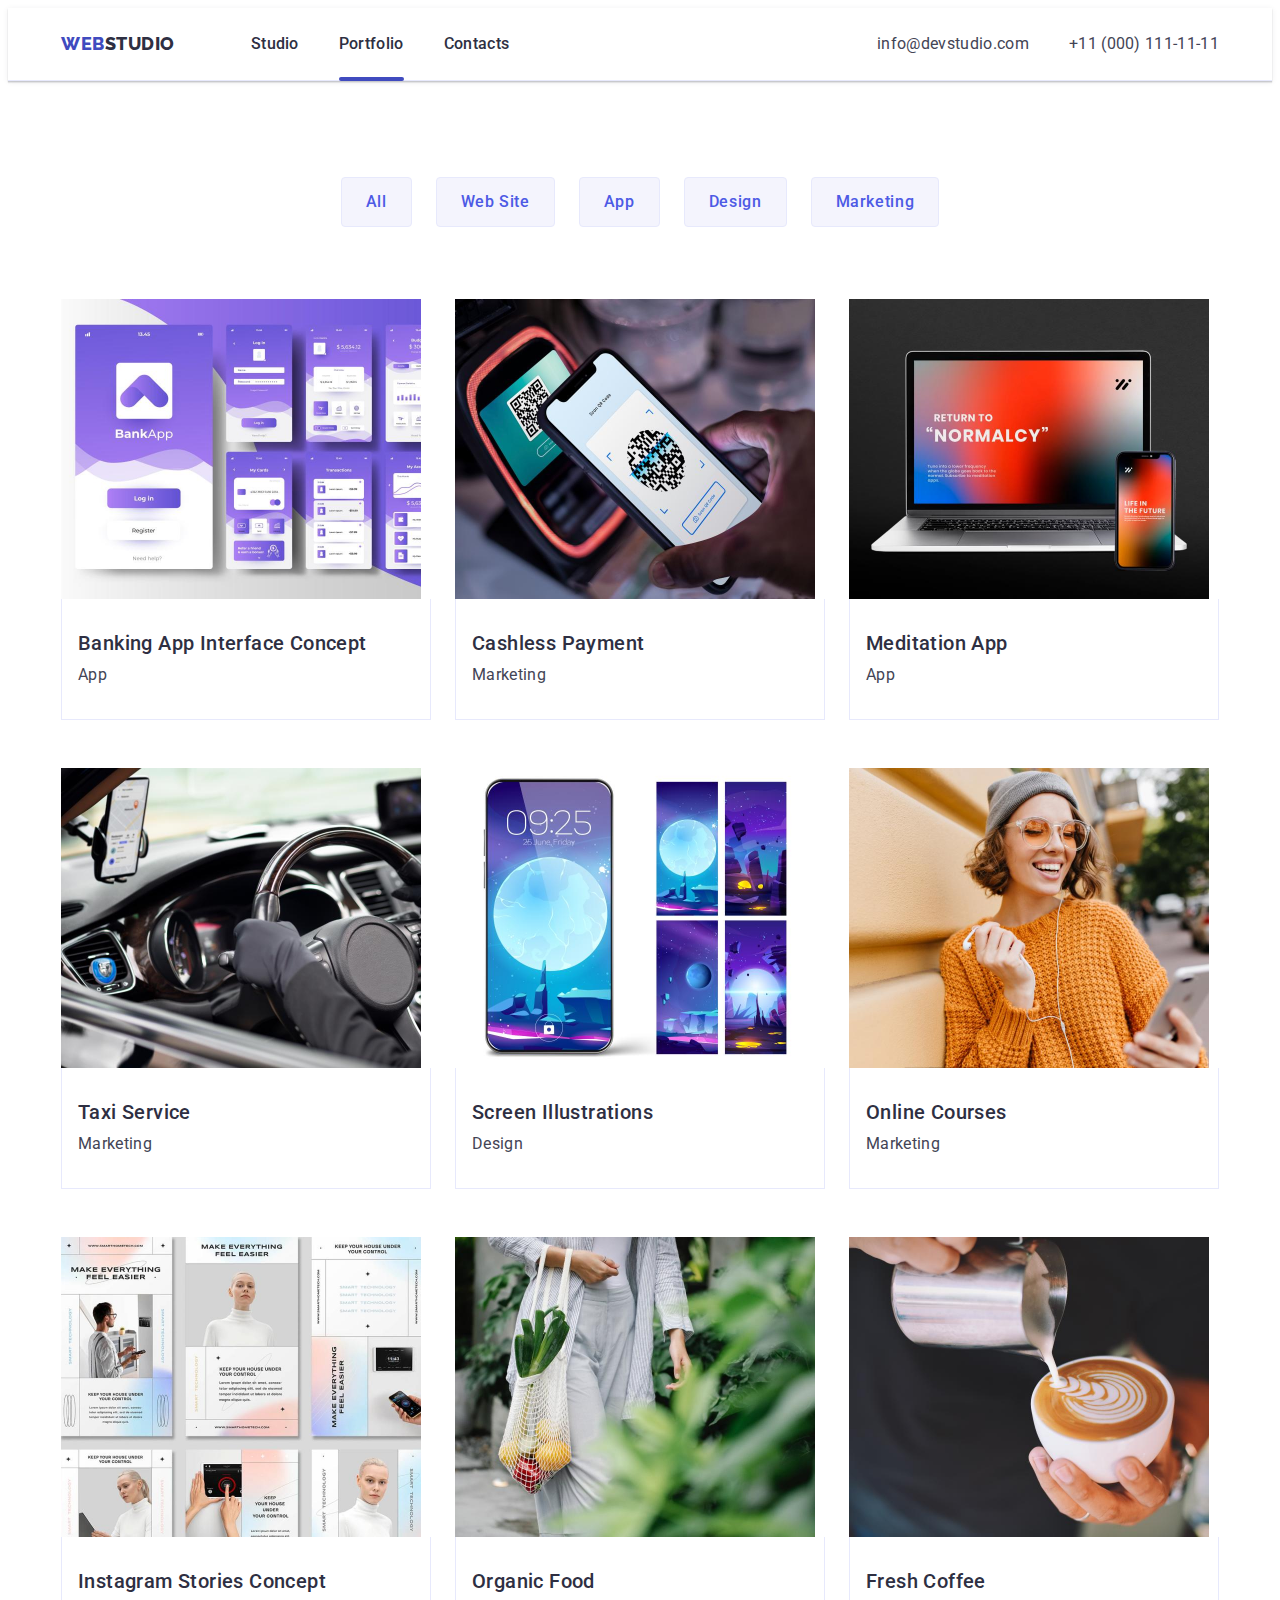
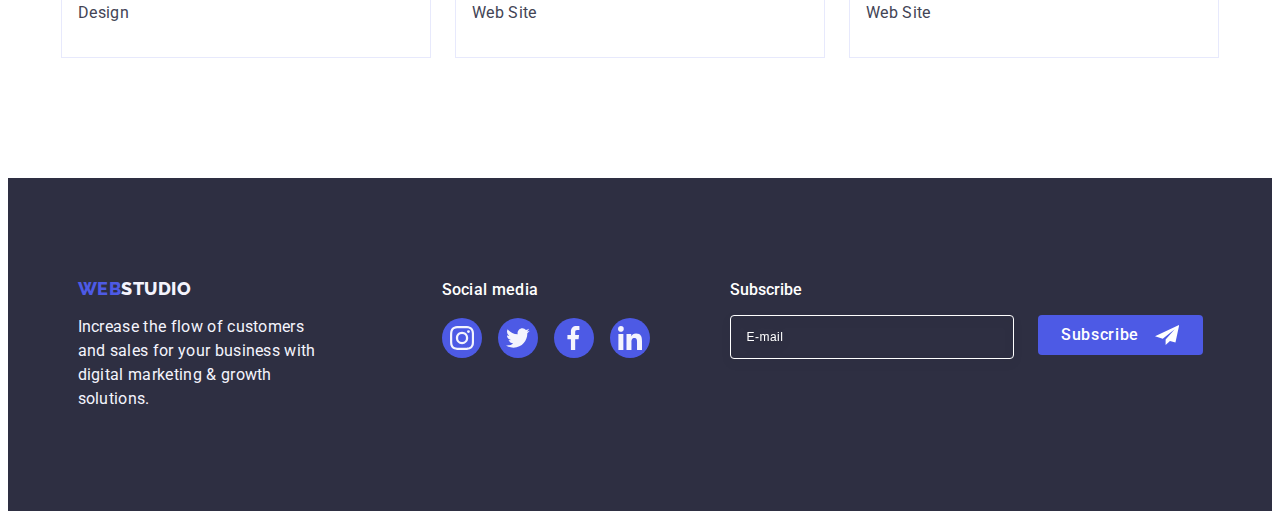
<file: portfolio.html>
<!DOCTYPE html>
<html lang="en">

<head>
    <meta charset="UTF-8">
    <meta http-equiv="X-UA-Compatible" content="IE=edge">
    <meta name="viewport" content="width=device-width, initial-scale=1.0">
    <link rel="preconnect" href="https://fonts.googleapis.com">
    <link rel="preconnect" href="https://fonts.gstatic.com" crossorigin>
    <link href="https://fonts.googleapis.com/css2?family=Roboto:wght@400;500;700;900&display=swap" rel="stylesheet">

    <link rel="preconnect" href="https://fonts.googleapis.com">
    <link rel="preconnect" href="https://fonts.gstatic.com" crossorigin>
    <link href="https://fonts.googleapis.com/css2?family=Raleway:wght@800&display=swap" rel="stylesheet">



    <title> WebStudio</title>

    <link rel="stylesheet" href="https://cdnjs.cloudflare.com/ajax/libs/modern-normalize/2.0.0/modern-normalize.min.css"
        integrity="sha512-4xo8blKMVCiXpTaLzQSLSw3KFOVPWhm/TRtuPVc4WG6kUgjH6J03IBuG7JZPkcWMxJ5huwaBpOpnwYElP/m6wg=="
        crossorigin="anonymous" referrerpolicy="no-referrer" />

    <link rel="stylesheet" href="./css/style.css">
</head>

<body>

<header class="header">
    <div class="header-div container">

        <nav class="header-nav">
            <a href="./index.html" class="header-logo link"> Web<span class="title-blue">Studio</span></a>


            <ul class="header-menu list">
                <li class="header-menu-item"><a href="./index.html" class="header-menu-link link ">Studio</a></li>
                <li class="header-menu-item"><a href="./portfolio.html" class="header-menu-link link current">Portfolio</a></li>
                <li class="header-menu-item"><a href="" class="header-menu-link link">Contacts</a></li>

            </ul>
        </nav>
        <address class="header-adddres">

            <ul class="header-contact list ">
                <li class="header-contact-item "><a href="mailto:info@devstudio.com"
                        class="header-contact-link link">info@devstudio.com</a>
                </li>
                <li class="header-contact-item "><a href="tel:+110001111111" class="header-contact-link link">+11 (000)
                        111-11-11</a>

                </li>
            </ul>
        </address>
    </div>
</header>

    <main>
        <section class="portfolio-section">
            <div class="container">
            <h1 class="visually-hidden">title</h1>
            
            <ul class="main-portfolio-button list">
                <li>
                    <button type="button" class="main-portfolio-but">All </button>
                </li>
                <li>
                    <button  type="button" class="main-portfolio-but">Web Site</button>
                </li>
                <li>
                    <button  type="button" class="main-portfolio-but">App</button>
                </li>
                <li>
                    <button  type="button" class="main-portfolio-but">Design</button>
                
                </li>
                <li>
                    <button  type="button" class="main-portfolio-but">Marketing</button>
                </li>
            </ul>
            <ul class="port-ul-sec list">
                <li class="second-ul-port">
                   
                    <a href="./" class="main-link link" >
                    <div class="main-img">
                    <img src="./images/image.jpg" alt="0" width="360" height="300">
                    <p class="main-div-p">14 Stylish and User-Friendly App Design Concepts · Task Manager App · Calorie Tracker App · Exotic Fruit Ecommerce App ·
                    Cloud Storage App</p>
                    </div>
                    <div class="port-div">
                    <h2 class="perfomer-title">Banking App Interface Concept</h2>
                    <p class="portfolio-text">App</p>
                </div>
                </a>
                
                </li>
                <li class="second-ul-port">
                    <a href="./" class="main-link link">
                    <div class="main-img">
                    <img src="./images/image11.jpg" alt="1" width="360" height="300">
                <p class="main-div-p">14 Stylish and User-Friendly App Design Concepts · Task Manager App · Calorie Tracker App · Exotic Fruit Ecommerce App ·
                Cloud Storage App</p>    
                </div>
                    <div class="port-div">
                    <h2 class="perfomer-title">Cashless Payment</h2>
                    <p class="portfolio-text">Marketing</p>
                    </div>
                </a>
                </li>

                <li class="second-ul-port">
                    <a href="./" class="main-link link">
                        <div class="main-img">
                    <img src="./images/image22.jpg" alt="2" width="360" height="300">
                    <p class="main-div-p">14 Stylish and User-Friendly App Design Concepts · Task Manager App · Calorie Tracker App · Exotic Fruit Ecommerce App ·
                    Cloud Storage App</p>
                </div>
                    <div class="port-div">
                    <h2 class="perfomer-title">Meditation App</h2>
                    <p class="portfolio-text">App</p>
                    </div>
                </a>
                </li>
                <li class="second-ul-port">
                    <a href="./" class="main-link link">
                        <div class="main-img">
                    <img src="./images/image33.jpg" alt="3" width="360" height="300">
                    <p class="main-div-p">14 Stylish and User-Friendly App Design Concepts · Task Manager App · Calorie Tracker App · Exotic Fruit Ecommerce App ·
                    Cloud Storage App</p>
                </div>
                    <div class="port-div">
                    <h2 class="perfomer-title">Taxi Service</h2>
                    <p class="portfolio-text">Marketing</p>
                    </div>
                </a>
                </li>
                <li class="second-ul-port">
                    <a href="./" class="main-link link">
                        <div class="main-img">
                    <img src="./images/image44.jpg" alt="4" width="360" height="300">
                    <p class="main-div-p">14 Stylish and User-Friendly App Design Concepts · Task Manager App · Calorie Tracker App · Exotic Fruit Ecommerce App ·
                    Cloud Storage App</p>
                </div>
                    <div class="port-div">
                    <h2 class="perfomer-title">Screen Illustrations</h2>
                    <p class="portfolio-text">Design</p>
                    </div>
                </a>
                </li>
                <li class="second-ul-port">
                    <a href="./" class="main-link link">
                        <div class="main-img">
                    <img src="./images/image55.jpg" alt="5" width="360" height="300">
                    <p class="main-div-p">14 Stylish and User-Friendly App Design Concepts · Task Manager App · Calorie Tracker App · Exotic Fruit Ecommerce App ·
                    Cloud Storage App</p>
                </div>
                    <div class="port-div">
                    <h2 class="perfomer-title">Online Courses</h2>
                    <p class="portfolio-text">Marketing</p>
                    </div>
                </a>
                </li>
                <li class="second-ul-port">
                    <a href="./" class="main-link link">
                        <div class="main-img">
                    <img src="./images/image66.jpg" alt="6" width="360" height="300">
                    <p class="main-div-p">14 Stylish and User-Friendly App Design Concepts · Task Manager App · Calorie Tracker App · Exotic Fruit Ecommerce App ·
                    Cloud Storage App</p>
                </div>
                    <div class="port-div">
                    <h2 class="perfomer-title">Instagram Stories Concept</h2>
                    <p class="portfolio-text">Design</p>
                    </div>
                </a>
                </li>
                <li class="second-ul-port">
                    <a href="./" class="main-link link" >
                        <div class="main-img">
                    <img src="./images/image77.jpg" alt="7" width="360" height="300">
                    <p class="main-div-p">14 Stylish and User-Friendly App Design Concepts · Task Manager App · Calorie Tracker App · Exotic Fruit Ecommerce App ·
                    Cloud Storage App</p>
                </div>
                    <div class="port-div">
                    <h2 class="perfomer-title">Organic Food</h2>
                    <p class="portfolio-text">Web Site</p>
                </div>
                
                </a>
                </li>
                <li class="second-ul-port">
                    <a href="./" class="main-link link">
                        <div class="main-img">
                    <img src="./images/image88.jpg" alt="8" width="360" height="300">
                    <p class="main-div-p">14 Stylish and User-Friendly App Design Concepts · Task Manager App · Calorie Tracker App · Exotic Fruit Ecommerce App ·
                    Cloud Storage App</p>
                </div>
                    <div class="port-div">
                    <h2 class="perfomer-title">Fresh Coffee</h2>
                    <p class="portfolio-text">Web Site</p>
                </div>
                </a>
                </li>
            </ul>
            </div>
        </section>

    </main>
    <footer class="footer">
        <div class="footer-all container">
            <div class="footer-first ">
                <a href="./index.html" class="footer-logo link"> Web<span class="title-black">Studio</span></a>
    
                <p class="footer-text">Increase the flow of customers and sales for your business with digital marketing &
                    growth solutions.</p>
            </div>
            <div class="footer-second">
                <p class="footer-par">Social media</p>
    
                <ul class="footer-ul">
    
                    <li class="footer-li">
                        <a class="footer-a" href="./">
                            <svg class="footer-svg" width="24" height="24">
                                <use href="./images/icons.svg#icon-insta"></use>
                            </svg>
                        </a>
                    </li>
                    <li class="footer-li">
                        <a class="footer-a" href="./">
                            <svg class="footer-svg" width="24" height="24">
                                <use href="./images/icons.svg#icon-twitter"></use>
                            </svg>
                        </a>
                    </li>
                    <li class="footer-li">
                        <a class="footer-a" href="./">
                            <svg class="footer-svg" width="24" height="24">
                                <use href="./images/icons.svg#icon-facebook"></use>
                            </svg>
                        </a>
                    </li>
                    <li class="footer-li">
                        <a class="footer-a" href="./">
                            <svg class="footer-svg" width="24" height="24">
                                <use href="./images/icons.svg#icon-in"></use>
                            </svg>
                        </a>
                    </li>
                </ul>
            </div>
            <div class="footer-div">
                <p class="footer-par-p">Subscribe</p>
    
                <form class="footer-form">
                    <label class="footer-label">
                        <input type="email" name="us-email" class="footer-par-li" placeholder="E-mail">
                    </label>
                    <button type="submit" class="footer-form-btn">Subscribe
                        <svg class="sb-svg" width="24" height="24">
                            <use href="./images/icons.svg#icon-fly"></use>
                        </svg>
                    </button>
                </form>
    
    
            </div>
        </div>
    </footer>
</body>

</html>
</file>
<file: css/style.css>
head{
    font-family: "Raleway", sans-serif
}

.is-hidden {
    opacity: 0;
    visibility: hidden;
    pointer-events: none;
}

img {
    display: block;
}

:root{
    --title-color: #2E2F42;
    --back-but: #4D5AE5;
    --white: #f4f4fd;
    --footer: #FFFFFF;
    --check: #8e8f99;
    --btn: #404bbf;

}

p, h1,h2,h3,h4,h5,h6 {
    margin-top: 0;
    margin-bottom: 0;
}


body {
    font-family: "Roboto", sans-serif;
    color: #434455;
    background-color: #FFFFFF;
}

.container{
    /*width: 1158px;*/
    padding: 0 15px;
    margin: 0 auto;
}
.link {
    text-decoration: none;
}
.list{
    text-decoration: none;
    margin-top: 0;
    margin-bottom: 0;
    padding-left: 0;
    display: flex;
    gap: 40px;
    justify-content: center;
}

ul{
    list-style: none;
    margin: 0;
    padding: 0;
}

/*HEADER*/
.header {
    border-bottom: 1px solid #e7e9fc;
    box-shadow:0px 2px 1px rgba(46, 47, 66, 0.08), 0px 1px 1px rgba(46, 47, 66, 0.16), 0px 1px 6px rgba(46, 47, 66, 0.08);

}

.header-div{
    display: flex;
    align-items: center;
}
.current::after {
    content: "";
    position: absolute;
    left: 0;
    bottom: -1px;
    height: 4px;
    background-color: #404bbf;
    border-radius: 2px;
    width: 100%;
    color: #404bbf;
}

.current {
    position: relative;
    color: #404bbf;
}
.header-nav {
    display: flex;
    align-items: center;
}

.header-logo {
    font-family: "Raleway", sans-serif;
    text-transform: uppercase;
    font-weight: 800;
    font-size: 18px;
    line-height: 1.17;
    color: #404bbf;
   /* margin-right: 76px;*/
    letter-spacing: 0.03em;
    
}
.header-menu-span {
    color: var(--title-color);
}

.header-menu-item{
    display: flex;
    gap: 40px;
}

.title-blue{
    color:var(
        --title-color
    );

}
.header-menu-link{
    
    padding: 24px 0;
    font-weight: 500;
    font-size: 16px;
    line-height: 24px;
    letter-spacing: 0.02em;
    color:var(--title-color);
    position: relative;
    transition: color 250ms cubic-bezier(0.4, 0, 0.2, 1);
}

.header-menu-link:hover, .header-menu-link:focus {
    color: #404bbf;
}
.header-contact-link:hover, .header-contact-link:focus {
    color: #404bbf;

}

.header-adddres {
    font-style: normal;
    margin-left: auto;
}

.header-contact-link{
    font-weight: 400;
    font-size: 16px;
    line-height: 24px;
    letter-spacing: 0.02em;
    color: #434455;
    transition: color 250ms cubic-bezier(0.4, 0, 0.2, 1);


}
.header-nav{
    padding-top: 24px;
}

/*fIRST SECTION*/

.hero {
    background-color: #2E2F42;
    padding: 188px 0;
    text-align: center;
    background-image: linear-gradient(rgba(46, 47, 66, 0.7), rgba(46, 47, 66, 0.7)), url(../images/bgim.jpg);
    max-width: 1440px;
    background-repeat: no-repeat;
    background-position: center;
    background-size: cover;
    height: 600px;
    margin: 0 auto;
    
}

.hero-title{
    /*font-weight: 700;
    font-size: 56px;
    line-height: 1.07;*/
    text-align: center;
    /*letter-spacing: 0.02em;*/
    color: #FFFFFF;
    /*max-width: 496px;
   margin: 0 auto;
   margin-bottom: 48px;*/

}
.hero-buton{
    font-family: "Roboto", sans-serif;
    background-color: var(--back-but);
    font-weight: 500;
    font-size: 16px;
    letter-spacing: 0.04em;
    color: #FFFFFF;
    font-family: "Roboto", sans-serif;
    cursor: pointer;
    line-height: 1.5;

    /*min-width: 169px;*/
    height: 56px;
    border: none;
    border-radius: 4px;
    cursor: pointer;
    transition: background-color 250ms cubic-bezier(0.4, 0, 0.2, 1);

}

.hero-buton:hover, .hero-buton:focus {
    background-color: #404BBF
}


/*SECTION TWO*/
/*.section-two{
    padding: 120px 0;

}
*/
.section-two-ul{
    display: flex;
    /*gap: 24px;*/

}

/*.section-two-list{
    width: calc((100%-72px)/4);
}*/

.main-secondtitle {
    font-weight: 500;
    font-size: 20px;
    letter-spacing: 0.02em;
    color:var(--title-color);
    line-height: 1.2;
    /*margin-bottom: 8px;*/

}
.section-wo-im{
    width: 264px;
    display: flex;
    align-items: center;
    justify-content: center;
    margin-bottom: 8px;
    /*height: 112px;
    left: 0px;
    top: 0px;*/
    background: #F4F4FD;
    border-radius: 4px;

}
.main-second-content {
    /*font-weight: 400;
    font-size: 16px;
    letter-spacing: 0.02em;
    line-height: 1.5;*/
    color: #434455;
}

/*SECTION THREE*/


.section-three{
    padding-bottom: 120px;

}
.section-title{
    font-weight: 700;
    font-size: 36px;
    text-align: center;
    /*letter-spacing: 0.02em;*/
    text-transform: capitalize;
    color:var(--title-color);
    /*line-height: 1.11;
    margin-bottom: 72px;*/
}
 
.section-ul{
    display: flex;
    gap: 24px;
}

.section-list{
    width: calc((100% - 48px) / 3);
}
/*SECTION FOUR*/

.section-four-text span{
    display: block;
    width: 38px;
    height: 38px;
    background-color: #4D5AE5;
    border-radius: 50%;
    margin-right: 24px;
    margin-bottom: 32px;
}

.section-four-icon{
    position: absolute;
    fill: var(--white);
}
.four-ul{
    display: flex;
    justify-content: center;
    gap: 24px;
    padding-left: 0;
}

.four-a{
    width: 100%;
    height: 100%;
    background-color: #4d5ae5;
    border-radius: 50%;
    display: flex;
    align-items: center;
    justify-content: center;
    margin: auto;
    transition: background-color 250ms cubic-bezier(0.4, 0, 0.2, 1);
}

.four-a:hover, .four-a:focus {
    background-color: #404bbf;
}

.four-li{
    width: 40px;
    height: 40px;
    display: flex;
    background-color: 250ms cubic-bezier(0.4, 0, 0.2, 1);        
}
.section-four-title {
    /*margin-bottom: 72px;*/

    font-weight: 700;
    font-size: 36px;
    text-align: center;
    /*letter-spacing: 0.02em;*/
    text-transform: capitalize;
    color: var(--title-color);
    /*line-height: 1.11;*/
}


.section-four {
    background-color: #F4F4FD;
    padding: 120px 0;

}

.section-four-ul {
    display: flex;
    /*gap: 24px;*/
}


.section-four-secondtitle {
    font-weight: 500;
    font-size: 20px;
    letter-spacing: 0.02em;
    color: var(--title-color);
    line-height: 1.2;
    background-color: #FFFFFF;
    text-align: center;
    margin-bottom: 8px;
    text-align: center;
}

.section-four-text {
    font-size: 16px;
    letter-spacing: 0.02em;
    color: #434455;
    line-height: 1.5;
    text-align: center;
    margin-bottom: 8px;
}
.li-section {
    background-color: #FFFFFF;
    /*width: calc((100% - 72px) / 4);*/
    box-shadow: 0px 1px 6px rgba(46, 47, 66, 0.08),
        0px 1px 1px rgba(46, 47, 66, 0.16),
        0px 2px 1px rgba(46, 47, 66, 0.08);
    border-radius: 0px 0px 4px 4px;
    transition: background-color 250ms cubic-bezier(0.4, 0, 0.2, 1);
}
.four-div {
    padding: 32px 0;
}
.im-sec-for {
    border-radius: 0px 0px 4px 4px;

}

/*SECTION FIVE*/

/*.section-five {
    padding-top: 120px;
    padding-bottom: 120px;
}*/

.five-title {
    color: #2E2F42;
    font-weight: 700;
    font-size: 36px;
    /*line-height: 1.11;*/
    text-align: center;
    /*letter-spacing: 0.02em;*/
    text-transform: capitalize;
    margin-bottom: 72px;

}

.five-ul {
    display: flex;
    /*gap: 24px;*/
    padding-left: 0;
    margin: 0;

}


.five-ul-li {
    /*width: calc((100% - 120px) / 6);*/
    height: 88px;
    transition: border-color 250ms cubic-bezier(0.4, 0, 0.2, 1),
        color 250ms cubic-bezier(0.4, 0, 0.2, 1);
}
.five-link {
    width: 100%;
    height: 100%;
    border: 1px solid #8e8f99;
    border-radius: 4px;
    display: flex;
    align-items: center;
    justify-content: center;
    color: #8e8f99;
    transition: border-color 250ms cubic-bezier(0.4, 0, 0.2, 1), color 250ms cubic-bezier(0.4, 0, 0.2, 1);
}

.five-link:hover,
.five-link:focus {
    color: #404bbf;
    border-color: #404bbf;
    box-shadow: 0px 1px 6px rgba(46, 47, 66, 0.08), 0px 1px 1px rgba(46, 47, 66, 0.16), 0px 2px 1px rgba(46, 47, 66, 0.08);
}

/*FOOTER*/
.footer-text {
    /*font-weight: 400;*/
    font-size: 16px;
    /*letter-spacing: 0.02em;*/
    color: #F4F4FD;
    /*line-height: 1.5;
    max-width: 264px;*/
}
.footer {
    background-color: var(--title-color);
    padding: 100px 0;
}

.footer-logo {
    font-family: "Raleway", sans-serif;
    text-transform: uppercase;
    font-weight: 800;
    font-size: 18px;
    line-height: 1.17;
    color: #4d5ae5;
    /*margin-right: 76px;*/
    letter-spacing: 0.03em;
    display: inline-block;
    margin-bottom: 16px;

}

.footer-a {
    width: 100%;
    height: 100%;
    background-color: #4d5ae5;
    border-radius: 50%;
    display: flex;
    align-items: center;
    justify-content: center;
    transition: background-color 250ms cubic-bezier(0.4, 0, 0.2, 1)
}

.footer-a:hover {
    background-color: #31d0aa;
}

.footer-a:focus {
    background-color: #31d0aa;
}


.footer-svg {
    fill: var(--white);

}


/*.footer-first {
    margin-right: 120px;
}*/

.footer-par {
    font-weight: 500;
    font-size: 16px;
    /*line-height: 1.5;
    letter-spacing: 0.02em;*/
    color: var(--footer);
    /*margin-bottom: 16px;*/
}
.footer-par-p {
    font-weight: 500;
    font-size: 16px;
    /*line-height: 1.5;
    letter-spacing: 0.02em;*/
    color: var(--footer);
    /*margin-bottom: 16px;*/
}

.footer-ul {
    display: flex;
    gap: 16px;
}

.footer-li {
    width: 40px;
    height: 40px;
}
.footer-all {
    
    align-items: baseline;
}

.footer-par-li {
    /*width: 264px;
    height: 40px;*/
    border: 1px solid var(--footer);
    background-color: transparent;
    font-size: 12px;
    line-height: 1.5;
    letter-spacing: 0.04em;
    padding-left: 16px;
    filter: drop-shadow(0px 4px 4px rgba(0, 0, 0, 0.15));
    border-radius: 4px;
    color: var(--footer);
}

.footer-par-li::placeholder {
    color: var(--footer);
}

.footer-form-btn {
    min-width: 165px;
    color: var(--footer);
    height: 40px;
    display: flex;
    justify-content: center;
    align-items: center;
    font-family: "Roboto", sans-serif;
    font-size: 16px;
    font-weight: 500;
    line-height: 1.5;
    letter-spacing: 0.04em;
    column-rule: var(--footer);
    cursor: pointer;
    background-color: #4D5AE5;
    border: none;
    border-radius: 4px;

}

.btn-svg {
    margin-left: 16px;

}




.par-li {
    display: block;
    color: var(--footer);
    width: 264px;
    height: 40px;
}




.sb-svg {

    margin-left: 16px;
    fill: var(--footer);


}
/*PORTFOLIO*/


.main-portfolio-button {
    margin-bottom: 72px;
    gap: 24px;

}
.perfomer-title{
    font-weight: 500;
        font-size: 20px;
        letter-spacing: 0.02em;
    line-height: 1.2;
    margin-bottom: 8px;
        color: var(--title-color);
}

.portfolio-text{
    font-size: 16px;
    letter-spacing: 0.02em;
    color: #434455;
    line-height: 1.5;

}



.main-portfolio-but {
    font-family: "Roboto", sans-serif;
    font-weight: 500;
        font-size: 16px;
        letter-spacing: 0.04em;
        line-height: 1.5;
        color: #4d5ae5;
        background-color: #F4F4FD;
    font-family: "Roboto", sans-serif;
    cursor: pointer;
    padding: 12px 24px;
    border: 1px solid #e7e9fc;
    border-radius: 4px;
    transition: color 250ms cubic-bezier(0.4, 0, 0.2, 1),
            background-color 250ms cubic-bezier(0.4, 0, 0.2, 1),
            border-color 250ms cubic-bezier(0.4, 0, 0.2, 1),
            box-shadow 250ms cubic-bezier(0.4, 0, 0.2, 1);
}


.second-ul-port{
    width: calc((100% - 48px) / 3);

}


.visually-hidden{
    position: absolute;
    width: 1px;
    height: 1px;
    margin: -1px;
    border: 0;
    padding: 0;
    white-space: nowrap;
    clip-path: inset(100%);
    clip: rect(0 0 0 0);
    overflow: hidden;
}


.port-div{
    padding: 32px 16px;
    border: 1px solid #e7e9fc;
    border-top: none;


}

.port-ul-sec{
    flex-wrap: wrap;
    column-gap: 24px;
    row-gap: 48px;

}





.main-portfolio-but:hover, .main-portfolio-but:focus {
    background-color: #404BBF;
    color: #FFFFFF;
    box-shadow: 0px 3px 1px rgba(0, 0, 0, 0.1), 0px 2px 1px rgba(0, 0, 0, 0.08), 0px 2px 2px rgba(0, 0, 0, 0.12);
    border: 1px solid transparent;

}
.title-black {
    color: #F4F4FD;
}

.portfolio-section{
    padding-top: 96px;
    padding-bottom: 120px;
}





.main-link{
    display: block;
    transition: box-shadow 250ms cubic-bezier(0.4, 0, 0.2, 1);   
}

.main-link:hover .main-div-p, .main-link:focus .main-div-p{
    transform: translateY(0%);  
}

.main-link:hover,
.main-link:focus {
    box-shadow:0px 1px 6px rgba(46, 47, 66, 0.08), 0px 1px 1px rgba(46, 47, 66, 0.16), 0px 2px 1px rgba(46, 47, 66, 0.08);
}
.main-img{
    position: relative;
    overflow: hidden;
}
.main-div-p{
    position: absolute;
    top: 0;
    font-size: 16px;
    line-height: 1.5;
    letter-spacing: 0.02em;
    color: var(--white);
    padding: 40px 32px;
    background-color: #4d5ae5;
    height: 100%;
    width: 100%;
    transform: translateY(100%);
    transition: transform 250ms cubic-bezier(0.4, 0, 0.2, 1);
}



/*Modal window*/
.modal-window{
    
    
    position: fixed;
    top: 0;
    left: 0;
    width: 100%;
    height: 100%;
    background-color: rgba(46, 47, 66, 0.4);
    transition: opacity 250ms cubic-bezier(0.4, 0, 0.2, 1), visibility 250ms cubic-bezier(0.4, 0, 0.2, 1);
}

.modal-field{
    margin-bottom: 8px;
}

.modal{
    padding-top: 72px; 
    padding-right: 24px;
    padding-bottom: 24px; 
    padding-left: 24px; 
     transform: translate(-50%, -50%) scale(1); transition: transform 250ms cubic-bezier(0.4, 0, 0.2, 1);
     width: 408px;
     min-height: 584px;
    background: #fcfcfc;
     border-radius: 5px;
     position: absolute;
     top: 50%;
    left:50%;
     transform: transform 250ms cubic-bezier(0.4, 0, 0.2, 1);
    box-shadow:0px 1px 1px rgba(0, 0, 0, 0.14), 0px 1px 3px rgba(0, 0, 0, 0.12), 0px 2px 1px rgba(0, 0, 0, 0.2);
    border-radius: 4px;
    
}


.modal-btn{
    position: absolute; 
    top: 24px; 
    right: 24px;
    
    width: 24px;
    height: 24px;
    border-radius: 50%;
    display: flex;
    align-items: center;
    justify-content: center;
    background-color: #e7e9fc;
    border: 1px solid rgba(0, 0, 0, 0.1);
    cursor: pointer;
    transition: background-color 250ms cubic-bezier(0.4, 0, 0.2, 1), border 250ms cubic-bezier(0.4, 0, 0.2, 1);
    
}

.modal-btn:hover, .modal-btn:focus{
    background-color: #404bbf;
    border: none;
}
.cl-svg{
    
    fill: #111111;
    display: flex;
    align-items: center;
    justify-content: center;
    transition: fill 250ms cubic-bezier(0.4, 0, 0.2, 1);
}
.btn-svg{
    color: #111111;
    background-color:#E7E9FC;
    border-radius: 50%;
    display: flex;
    align-items: center;
    justify-content: center;
    transition: fill 250ms cubic-bezier(0.4, 0, 0.2, 1);
}

.modal-btn:hover .btn-svg,.modal-btn:focus .btn-svg{
    fill: #ffffff

}




.form{ 
    display: block;
    display: flex;
    flex-direction: column;
    
    border: 0px ;
    
    
}

.form-input { 
    color: #212121;
    border: 1px solid rgba(46, 47, 66, 0.4);
    border-radius: 4px;
    padding-left: 38px;
    background-color: transparent;
    outline: transparent;
    transition: border-color 250ms cubic-bezier(0.4, 0, 0.2, 1);
    width: 100%;
    height: 40px;
    

}

.form-input:focus{
    border-color: #4D5AE5;
}

.form-textarea{
    font-size: 12px;
    line-height: 1.17;
    letter-spacing: 0.04em;
    
    outline: transparent;
    resize: none;
    transition: border-color 250ms cubic-bezier(0.4, 0, 0.2, 1);
    padding: 8px 16px;
    color: rgba(46, 47, 66, 0.4);
    background-color: transparent;
    border: 1px solid rgba(46, 47, 66, 0.4);
    border-radius: 4px;
    
    width: 100%;
    height: 120px;
}

.form-textarea:focus{
    border-color: #4D5AE5;
}

.form-input::placeholder{
    
    font-weight: 400;
    font-size: 12px;
    line-height: 14px;
    letter-spacing: 0.04em;
    color: rgba(46, 47, 66, 0.4);
}

.input-div-svg{
    position: relative;
}

.input-svg{
    
    fill: #111111;
    
    position: absolute;
    left: 16px;
    top: 50%;
    transform: translateY(-50%);
    transition: fill 250ms cubic-bezier(0.4, 0, 0.2, 1);

}

.modal-field{
    margin-bottom: 8px;
}



.form-input:focus, .form-input:hover {
    border-color: #4D5AE5;
}

.form-input:focus +.input-svg{
    fill: #4D5AE5;
}


.form-label{
    line-height: 1.17;
    letter-spacing: 0.04em;
    font-size: 12px;
    color: #8E8F99;
    display: block;
    margin-bottom: 4px;
    
}
.check-input:checked+.check-label>.label-span {
    background-color: #404bbf;
    border: none;
    fill: #f4f4fd;
}

.modal-title{
        top: 0;
        margin-bottom: 16px;
        font-weight: 500;
        font-size: 16px;
        line-height: 1.5;
        width: 360px;
        text-align: center;
        letter-spacing: 0.02em;
        color:var(--title-color);
}

.check{
    margin-bottom: 24px;
}


.check-label{
    font-size: 12px;
    line-height: 1.17;
    letter-spacing: 0.04em;
    color: var(--check);

}

.label-span{
    width: 16px;
    height: 16px;
    border: 1px solid rgba(46, 47, 66, 0.4);
    border-radius: 2px;
    transition: background-color 250ms cubic-bezier(0.4, 0, 0.2, 1), border 250ms cubic-bezier(0.4, 0, 0.2, 1), fill 250ms cubic-bezier(0.4, 0, 0.2, 1);
    display: inline-flex;
    align-items: center;
    justify-content: center;
    fill: transparent;
}

.footer-link{
    color: var(--back-but);
    text-decoration: underline;
}

.footer-buton{
    min-width: 169px;
    height: 56px;
    display: block;
    font-family: "Roboto",
        sans-serif;
    font-size: 16px;
    font-weight: 500;
    line-height: 1.5;
    letter-spacing: 0.04em;
    color: var(--footer);
    cursor: pointer;
    background-color: #4D5AE5;
    border: none;
    margin: 0 auto;
    border-radius: 4px;
    transition: background-color 250ms cubic-bezier(0.4, 0, 0.2, 1);


}
.modal-field-com{
    margin-bottom: 16px;
}

/*MEDIA*/
@media screen and (min-width:320px) and (max-width: 768px) {
 /**/


 /**/
 
 .menu-toggle {
        position: absolute;
            right: 24px;
        min-height: 40px;
        min-width: 40px;
        display: flex;
        align-items: center;
        justify-content: center;
        background-color: transparent;
        cursor: pointer;
        border: none;
        border-radius: 50%;
        outline: none;
    }

    @media (min-width: 768px) {
        .menu-toggle {
            display: none;
        }
    }

    .menu-toggle:hover,
    .menu-toggle:focus {
        background-color: rgba(0, 0, 0, 0.1);
    }

    .menu-container {
        display: flex;
        flex-direction: column;
        position: fixed;
        top: 0;
        left: 0;
        width: 100%;
        height: 100%;
        padding-top: 80px;
        padding-left: 40px;
        padding-right: 35px;
        padding-bottom: 40px;
        background-color: #fff;
        z-index: 999;
        transform: translateX(100%);
        transition: transform 250ms ease-in-out;
    }

    .menu-container.is-open {
        transform: translateX(0);
    }

    .menu-container .menu-toggle {
        position: absolute;
        top: 24px;
        right: 24px;
        color: #fff;
    }
    
    .modal-adr{
        margin: auto;
        flex-direction: column;
    }
    .mobile-menu {
        display: flex;
        flex-direction: column;
        gap: 40px;
        list-style: none;
        margin-bottom: auto;
    }

    .mobile-menu .link {
        display: block;
        font-size: 36px;
        font-weight: 700;
        line-height: 40px;
        letter-spacing: 0.72px;
        color:#111111;
        text-decoration: none;
    }
    .mobile-menu .opened{
        color: #4D5AE5;
    }
 /**/
    .modal{
        width: 300px;
    }
    .modal-title{
        width: unset;
    }
    

    .container {
        max-width: 428px;
    }

    .menu-svg{
        stroke: #111111;
    }
    

        .menu {
            display: none;
        }
        
    
        .menu .link {
            padding: 10px;
            color: inherit;
            text-decoration: none;
        }
    
        .menu .link:hover,
        .menu .link:focus {
            text-decoration: underline;
        }
    
        
/*HEADER*/
    .header {
        display: flex;
        min-height: 70px;
    }
    
    .header-menu{
        display: none;
    }
    .header-adddres {
        display: none;
    }
        .header-div {
            margin: 0;
            justify-content: space-between;
        }
        .header-nav{
            padding: 0;
        }

    
/*SECTION FIRST*/
    .container{
        max-width: 428px;
    }
    .hero{
        padding: 112px 0;
        background-color: #2E2F42;
        background-image: linear-gradient(rgba(46, 47, 66, 0.7), rgba(46, 47, 66, 0.7)), url(../images/Dark-bgmob-im@1x.jpg);


    }
    
    .hero-title{
        
        font-size: 36px;
        font-weight: 700;
        line-height: 40px;
        letter-spacing: 0.02em;
    }
    .hero-buton{
        margin-top: 72px;
        min-width: 169px;
        margin-left: auto;
        margin-right: auto;
       

    }
    .mod-window{
        position: fixed;
        top: 0;
        left: 0;
        width: 100%;
        height: 100%;
    }

/*SECTION TWO*/
    .section-wo-im{
        display: none;
    }

    .section-two {
        display: block;
        padding: 96px 0;
        
       

    }

    .section-two-ul {
        align-items: center;
        justify-content: center;
        display: flex;
        gap: 72px;
        flex-wrap: wrap;
        width: 100%;

    }

    .section-two-list {
        width: 396px;
        margin-left: auto;
        margin-right: auto;
    }
    .main-secondtitle{
        align-self: stretch;
        text-align: center;
        font-size: 36px;
        font-weight: 700;
        line-height: 40px;
        letter-spacing: 0.72px;
    }

    .main-second-content{
        margin-top: 8px;
        font-size: 16px;
        font-weight: 500;
        line-height: 24px;
        letter-spacing: 0.32px;
    }

    .section-two-ul{
        max-width: 396px;
    }
    /**/
    .section-three{
        display: none;
    }

       
    
    /*SECTION FOUR*/
    .section-four{
        padding: 96px 0;
    }
        .section-four-ul{
            flex-wrap: wrap;
            gap: 72px;
            margin-left: auto;
            margin-right: auto;
            margin-top: 72px;
        }
        .section-four-title{
            line-height: 40px;
            letter-spacing: 0.72px;
            text-transform: capitalize;
        }

    /*SECTION FIVE*/
        
        .section-five{
            padding: 96px 0;
        }

        .five-title{
            line-height: 40px;
            letter-spacing: 0.72px;
        }

        .five-ul{
            gap:72px 16px;
            width: 100%;
            margin-right: auto;
            margin-left: auto;
            flex-wrap: wrap;    
        }
        .five-ul-li{
            width: calc((100% - 16px) / 2);
        }

    /*FOOTER*/

    
    
    

    .footer-first{
        display: block;
        text-align: center;
    }
    
    .footer-text{
        margin-top: auto;
        width: 264px;
        margin-left: auto;
        margin-right: auto;
        text-align: left;
        flex-direction: column;
        line-height: 24px;
        letter-spacing: 0.32px;
    }

    
    .footer-par{
    margin-left: auto;
       margin-bottom: 16px;
       
    }
    .footer-ul{
        width: 208px;
       margin-left: auto;
       margin-right: auto;
    }
    .footer-div{
        margin-top: 72px;
        flex-direction: column;
        display: block;
        text-align: center;
        
    }
    .footer-second{
        margin-top: 72px;
        display: block;
        text-align: center;
       
    }
    
    .footer-par-p{
        margin-bottom: 16px;
    }

    .footer-label{
        width: 100%;
        margin-bottom: 16px;
    }

    .footer-par-li{
        width: 100%;
        height: 40px;
        flex-shrink: 0;
    }
    .footer-form-btn{
        margin-left: auto;
        margin-right: auto;
        margin-top: 16px;
        width: 165px;
    }
.two-title {
    display: none;
}

/**MODAL*/

.mod-li {
    border-radius: 50%;
    width: 40px;
    height: 40px;
    display: flex;
    background-color: 250ms cubic-bezier(0.4, 0, 0.2, 1);
}
.mod-ul {
    margin-top: 48px;
    display: flex;
    gap: 48px;
    padding-left: 0;
}
.svg{
    stroke: #111111;
    text-align: center;

}
.opened{
    color: #4d5ae5;
}

.modal-contact-link{
    font-style: normal;
    color: #434455;
    font-size: 20px;
    font-weight: 500;
    line-height: 24px;
    letter-spacing: 0.4px;
}

.modal-link{
    font-size: 36px;
        font-style: normal;
        font-weight: 700;
        line-height: 40px;
        letter-spacing: 0.72px;
}
@media only screen and (max-width:427.98px) {
    .modal-link{
        font-size: 26px;
    }
    .mod-ul{
        gap: 24px;
    }
    
}
.hero{
    height: unset;
}

/**/
}






@media screen and (min-width: 768px) and (max-width:1158px) {
.header-menu-item .opened {
        color: #4d5ae5;
    }

    .menu-toggle {
        display: none;
    }
.mobile-menu {
    display: none;
}
.hero{
    height: unset;
}

.menu {
    display: none;
}
.modal {
    width: 408px;
}
.header{
    display: block;
}

.header-nav{
    padding-top: 0;
}
    .container{
        max-width: 768px;
    }
    .header{
        height: 72px;
    }
    .hid-modal{
        display: none;
    }
    .header-div{
        height: 72px;
        max-width: 768px;
    }
    .header-logo {
        margin-left: 0;
        font-family: "Raleway", sans-serif;
        text-transform: uppercase;
        font-weight: 800;
        font-size: 18px;
        line-height: 1.17;
        color: #404bbf;
        
        letter-spacing: 0.03em;
    
    }
    .header-menu{
        margin-left: 120px;
        display: flex;        
    }
    .header-menu-item {
        display: list-item;
        gap: 40px;
    }
    .header-menu-link {
        display: list-item;
        font-weight: 500;
        font-size: 16px;
        line-height: 24px;
        letter-spacing: 0.02em;
        color: var(--title-color);
        position: relative;
        transition: color 250ms cubic-bezier(0.4, 0, 0.2, 1);
    }

    .header-adddres {
        width: 119px;
        flex-wrap: wrap;
        display: flex;
        font-style: normal;
       
    }

    .header-contact-link {
      display:list-item;
        font-weight: 400;
        font-size: 12px;
        line-height: 14px;
        letter-spacing: 0.02em;
        color: #434455;
        transition: color 250ms cubic-bezier(0.4, 0, 0.2, 1);


    }
        .header-contact {
            margin-right: 0;
            margin-left: auto;
            text-align: right;
            flex-direction: column;
            gap: 12px;
        }
   /*SECTION ONE*/
    .hero {
        background-color: #2E2F42;
        background-image: linear-gradient(rgba(46, 47, 66, 0.7), rgba(46, 47, 66, 0.7)), url(../images/tab-bg.jpg);


    }
    .hero-title {
        width: 496px;
        margin-left: auto;
        margin-right: auto;
        font-size: 56px;
        font-weight: 700;
        line-height: 60px;
        letter-spacing: 1.12px;


    }
   .hero-buton{
        margin-top: 36px;
        margin-left: auto;
        margin-right: auto;
   }

   
   
    /*SECTION TWO*/

  
    .section-two{
        padding-top: 96px;
        padding-bottom: 96px;
    }
    .section-two-ul{
        gap: 72px 24px;
        flex-wrap: wrap;
        max-width: unset;  
    }
    .section-wo-im{
        display: none;
    }
    .section-two-list {
        max-width: unset;
        margin-left: auto;
        margin-right: auto;
        width: calc((100% - 24px) / 2);
    }
    .main-secondtitle{
        width: 100%;
        align-self: stretch;
        text-align: left;
        font-size: 36px;
        font-weight: 700;
        line-height: 40px;
        letter-spacing: 0.72px;
       
        
    }

    .main-second-content{
        
        font-size: 16px;
        font-weight: 500;
        line-height: 24px;
        letter-spacing: 0.32px;
    }

    

.section-three {
    display: none;
}

    /*SECTION FOUR*/
    

    .section-four-ul {
        max-width: unset;
        gap: 72px 24px;
        margin-top: 72px;
        flex-wrap: wrap;
    }

    .li-section{
        max-width: 264px;
        width: calc((100% - 24px) / 2);
    }

    .section-four-title {
        line-height: 40px;
        letter-spacing: 0.72px;
        text-transform: capitalize;
    }
    .im-sec-for{
        width: 100%;
    }

    

    
    /*SECTION FIVE*/
       
    .section-five{
        padding: 96px 0;
    }
    .five-title {
        line-height: 40px;
        letter-spacing: 0.72px;
        
    }

    .five-ul {
        margin-left: auto;
        margin-right: auto;
        gap:72px 24px;
        width: 552px;
        flex-wrap: wrap;
    }

    .five-ul-li {
        height: 88px;
        width: calc((552px - 48px) / 3);
    }

    /*FOOTER*/
   
    .footer{
        padding: 100px 0;
    }
    
    .footer-all{
        gap:75px 24px;
        display: flex;
        flex-wrap: wrap;
        padding: 0 108px;
    }
    .footer-first{
        text-align: left;
    }
    .footer-ul{
        margin-top: 16px;
    }
    

    .footer-text {
       margin-left: 0;
       margin-right: 0;
        width: 268px;
        line-height: 24px;
        letter-spacing: 0.32px;
    }


    .footer-div {
        text-align: center;

    }
    .footer-par{
        margin-left: 0;
        margin-top: 0;
        text-align: left;
    }

    


    .footer-par-p{
        margin-top: 0;
        text-align: left;
    }

    .footer-par-li {
        width: 264px;
        height: 40px;
        flex-shrink: 0;
    }
    .footer-second{
        margin-top: 0;
    }
    .footer-div{
        margin-top: 0;
    }
    .footer-form-btn {
        margin: 0;
        width: 165px;
    }
    .footer-form{
        margin-top: 16px;
        gap: 24px;
        width: 453px;
        display: flex;
    }
    
.two-title {
    display: none;
}
.footer-label{
    margin-bottom: 0;
}
    
    
.modal-adddres {
    display: none;
}


}
/**/


/**/



@media screen and (min-width: 1158px){
.header-menu-item .opened {
        color: #4d5ae5;
    }
    .header-adddres{
        width: unset;
    }
.hero{
    height: 600px;
}
.menu-toggle {
        display: none;
    }
.menu {
    display: none;
}
.mobile-menu{
    display: none;
}

.header-nav{
    padding-top: 0;
}
    .container {
        max-width: 1158px;
        margin: 0 auto;
        padding: 0 15px;
    }
.header-menu-item {
        display: flex;
        gap: 40px;
    }
.header-menu-link {

    padding: 24px 0;
    font-weight: 500;
    font-size: 16px;
    line-height: 24px;
    letter-spacing: 0.02em;
    color: var(--title-color);
    position: relative;
    transition: color 250ms cubic-bezier(0.4, 0, 0.2, 1);
}
.header-adddres {
    font-style: normal;
    margin-left: auto;

    
}

.header-contact-link {
    font-weight: 400;
    font-size: 16px;
    line-height: 24px;
    letter-spacing: 0.02em;
    color: #434455;
    transition: color 250ms cubic-bezier(0.4, 0, 0.2, 1);


}
.hid-modal{
    display: none;
}
.header-logo{
    margin-right: 76px;
    margin-left: 0;
    margin-bottom: unset;
}
.header-contact{
    flex-direction: row;
}



/*SECTION ONE*/

.hero{
    padding: 188px 0;
    background-color: #2E2F42;
    background-image: linear-gradient(rgba(46, 47, 66, 0.7), rgba(46, 47, 66, 0.7)), url(../images/bg-im@1x.jpg);
}


.hero-title {
    font-weight: 700;
    font-size: 56px;
    line-height: 1.07;
    margin-left: auto;
    margin-right: auto;
    letter-spacing: 0.02em;
    color: #FFFFFF;
    max-width:  496px;
    

}
.hero-buton{
    margin-top: 36px;
    width: 169px;
}





    
/*SECTION TWO*/

    .section-two{
        padding: 120px 0;
    }
    .two-title{
        display: none;
    }
    .section-two-ul {
        margin-right: auto;
        margin-left: auto;
        width: unset;
        max-width: unset;
        display: flex;
        gap: 24px;
        flex-wrap: nowrap;
        flex-direction: row;
    }

    .section-two-list{
       
        font-size: 16px;
        font-weight: 400;
        line-height: 24px;
        letter-spacing: 0.32px;
    }
        .main-second-content {
        width: 264px;
        height: 72px;
        font-weight: 400;
        font-size: 16px;
        letter-spacing: 0.02em;
        line-height: 1.5;
        color: #434455;
        }

    .main-secondtitle {

        font-weight: 500;
        font-size: 20px;
        letter-spacing: 0.02em;
        color: var(--title-color);
        line-height: 1.2;
        margin-bottom: 8px;

    }
    .section-wo-im{
        width: 264px;
        height: 112px;
    }
    /*SECTION TRHEE*/
   
    .section-title{
        text-align: center;
        margin-top: auto;
        margin-left: auto;
        letter-spacing: 0.02em;
        line-height: 1.11
    }
    .section-ul {
        margin-top: 72px;
    }
    /*SECTION FOUR*/
    .section-four-title{
        
        letter-spacing: 0.02em;
        line-height: 1.11;
    }
    .section-four-ul{
        margin-top: 72px;
        gap: 24px;
    }
    .li-section{

        width: calc((1128px - 72px) / 4);
    }
    /*SECTION FIVE*/
        .section-five {
            padding-top: 120px;
            padding-bottom: 120px;
        }
    .five-title{
        line-height: 1.11;
        letter-spacing: 0.02em;
        margin-bottom: 0;
    }
    .five-ul{
        width: 1128px;
        margin-top: 72px;
        gap: 24px;

    }
    .five-ul-li {
        width: calc((1128px - 120px) / 6);
    }

    /*FOOTER*/
.footer-all{
    display: flex;
    flex-direction: row;
    width: 1125px;
    margin-left: auto;
    margin-right: auto;
}
   
    .footer-logo{
        text-align: left;
    }
    .footer-text {
        font-weight: 400;
        font-size: 16px;
        letter-spacing: 0.02em;
        color: #F4F4FD;
        
        line-height: 1.5;
        max-width: 264px;
    }
    
    
    .footer-form{
        display:flex;
        flex-wrap: nowrap;
        gap: 24px;
    }
    
    .footer-par{
       
        line-height: 1.5;
        letter-spacing: 0.02em;
        margin-bottom: 16px;
            
    }
    .footer-second{
        margin-left: 120px;
    }
    .footer-div{
        margin-left: 80px;
    }
    .footer-par-li{
        width: 264px;
        height: 40px;
    }
    .footer-par-p{
        margin-bottom: 16px;
    }
    
.modal-adddres{
    display: none;
}    


}
/*ADAPT*/

.hero{
    background-image: linear-gradient(rgba(46, 47, 66, 0.7), rgba(46, 47, 66, 0.7)), url(../images/Dark-bgmob-im@1x.jpg);
}

@media (min-device-pixel-ratio: 2),
(min-resolution: 192dpi),
(min-resolution: 2dppx) {
    .hero {
        background-image: linear-gradient(rgba(46, 47, 66, 0.7), rgba(46, 47, 66, 0.7)), url(../images/Dark-bgmob-im@2x.jpg);
    }
}
@media only screen and (min-width: 429px) {
    .hero {
        background-image: linear-gradient(rgba(46, 47, 66, 0.7), rgba(46, 47, 66, 0.7)), url(../images/Dark-bgtab-im@1x.jpg);
    }
        @media (min-device-pixel-ratio: 2),
        (min-resolution: 192dpi),
        (min-resolution: 2dppx) {
            .hero {
                background-image: linear-gradient(rgba(46, 47, 66, 0.7), rgba(46, 47, 66, 0.7)), url(../images/Dark-bgtab-im@2x.jpg);
            }
        }
}
@media only screen and (min-width: 769px) {
    .hero {
        background-image: linear-gradient(rgba(46, 47, 66, 0.7), rgba(46, 47, 66, 0.7)), url(../images/bg-im@1x.jpg);
    }
        @media (min-device-pixel-ratio: 2),
        (min-resolution: 192dpi),
        (min-resolution: 2dppx) {
            .hero {
                background-image: linear-gradient(rgba(46, 47, 66, 0.7), rgba(46, 47, 66, 0.7)), url(../images/bg-im@2x.jpg);
            }
        }
}
/* @media only screen and (max-width: 428px){
    .im-sec-for{
            background-image: url(../images/imgmobMark@1x.jpg)
        }
    
        @media (min-device-pixel-ratio: 2),
        (min-resolution: 192dpi),
        (min-resolution: 2dppx) {
            .hero {
                background-image: url(../images/Mark/imgmobMark@2x.jpg)
            }
        }
}
 */
</file>
